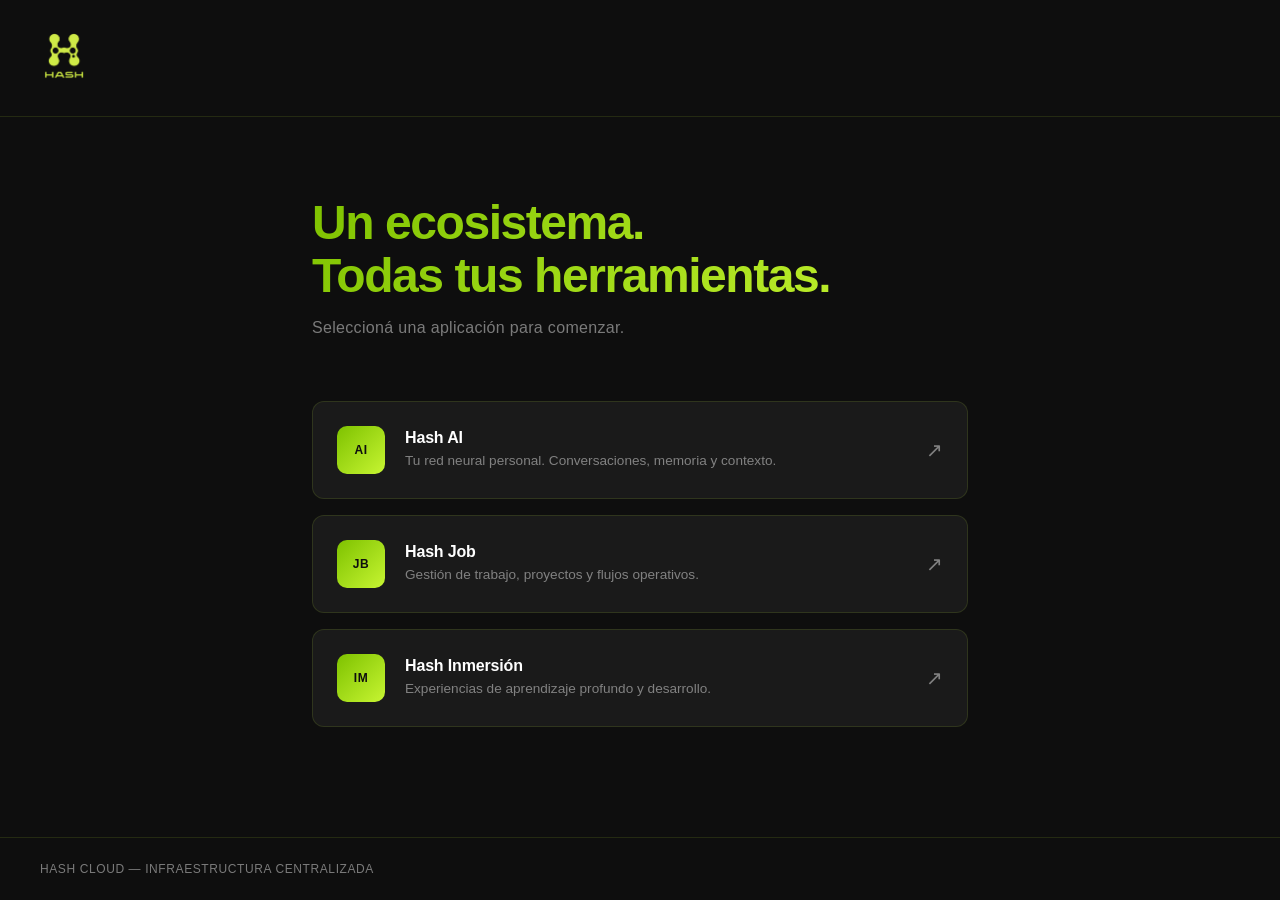
<file: hash-home/index.html>
<!DOCTYPE html>
<html lang="es">
<head>
  <meta charset="UTF-8" />
  <meta name="viewport" content="width=device-width, initial-scale=1.0" />
  <title>HASH — Ecosistema</title>
  <link rel="icon" type="image/png" href="assets/favicon.png" />
  <link rel="stylesheet" href="css/styles.css" />
</head>
<body>

  <header class="header">
    <img src="assets/logo_hash.png" alt="HASH" class="logo" />
  </header>

  <main class="main">
    <section class="hero">
      <h1 class="hero-title">Un ecosistema.<br>Todas tus herramientas.</h1>
      <p class="hero-sub">Seleccioná una aplicación para comenzar.</p>
    </section>

    <section class="apps">

      <a href="/ai" target="_blank" rel="noopener noreferrer" class="app-card">
        <div class="app-icon">AI</div>
        <div class="app-info">
          <span class="app-name">Hash AI</span>
          <span class="app-desc">Tu red neural personal. Conversaciones, memoria y contexto.</span>
        </div>
        <span class="app-arrow">↗</span>
      </a>

      <a href="/job" target="_blank" rel="noopener noreferrer" class="app-card">
        <div class="app-icon">JB</div>
        <div class="app-info">
          <span class="app-name">Hash Job</span>
          <span class="app-desc">Gestión de trabajo, proyectos y flujos operativos.</span>
        </div>
        <span class="app-arrow">↗</span>
      </a>

      <a href="/immersion" target="_blank" rel="noopener noreferrer" class="app-card">
        <div class="app-icon">IM</div>
        <div class="app-info">
          <span class="app-name">Hash Inmersión</span>
          <span class="app-desc">Experiencias de aprendizaje profundo y desarrollo.</span>
        </div>
        <span class="app-arrow">↗</span>
      </a>

    </section>
  </main>

  <footer class="footer">
    <span>HASH Cloud — Infraestructura centralizada</span>
  </footer>

  <script src="js/main.js"></script>
</body>
</html>
</file>
<file: hash-home/css/styles.css>
/* ── Variables ─────────────────────────────────── */
:root {
  --lime: #C7F532;
  --lime-dark: #7EC200;
  --black: #0E0E0E;
  --graphite: #1A1A1A;
  --surface: #141414;
  --border: rgba(199, 245, 50, 0.12);
  --text: #FFFFFF;
  --text-muted: rgba(255, 255, 255, 0.45);
  --gradient: linear-gradient(135deg, #7EC200, #C7F532);
}

/* ── Reset ─────────────────────────────────────── */
*, *::before, *::after { box-sizing: border-box; margin: 0; padding: 0; }

html { font-size: 16px; }

body {
  background-color: var(--black);
  color: var(--text);
  font-family: 'Helvetica Neue', Arial, sans-serif;
  min-height: 100vh;
  display: flex;
  flex-direction: column;
}

/* ── Header ────────────────────────────────────── */
.header {
  padding: 2rem 2.5rem;
  border-bottom: 1px solid var(--border);
}

.logo {
  height: 48px;
  width: auto;
}

/* ── Main ──────────────────────────────────────── */
.main {
  flex: 1;
  max-width: 720px;
  width: 100%;
  margin: 0 auto;
  padding: 5rem 2rem 4rem;
}

/* ── Hero ──────────────────────────────────────── */
.hero {
  margin-bottom: 4rem;
}

.hero-title {
  font-size: clamp(2rem, 5vw, 3rem);
  font-weight: 800;
  letter-spacing: -0.03em;
  line-height: 1.1;
  background: var(--gradient);
  -webkit-background-clip: text;
  -webkit-text-fill-color: transparent;
  background-clip: text;
  margin-bottom: 1rem;
}

.hero-sub {
  font-size: 1rem;
  color: var(--text-muted);
  letter-spacing: 0.02em;
}

/* ── App Cards ─────────────────────────────────── */
.apps {
  display: flex;
  flex-direction: column;
  gap: 1rem;
}

.app-card {
  display: flex;
  align-items: center;
  gap: 1.25rem;
  padding: 1.5rem;
  background: var(--graphite);
  border: 1px solid var(--border);
  border-radius: 12px;
  text-decoration: none;
  color: var(--text);
  transition: border-color 0.2s, background 0.2s;
}

.app-card:hover {
  border-color: var(--lime);
  background: var(--surface);
}

.app-card:hover .app-arrow {
  color: var(--lime);
  transform: translate(2px, -2px);
}

.app-icon {
  width: 48px;
  height: 48px;
  border-radius: 10px;
  background: var(--gradient);
  color: var(--black);
  font-weight: 900;
  font-size: 0.75rem;
  letter-spacing: 0.05em;
  display: flex;
  align-items: center;
  justify-content: center;
  flex-shrink: 0;
}

.app-info {
  flex: 1;
  display: flex;
  flex-direction: column;
  gap: 0.25rem;
}

.app-name {
  font-size: 1rem;
  font-weight: 700;
  letter-spacing: -0.01em;
}

.app-desc {
  font-size: 0.85rem;
  color: var(--text-muted);
  line-height: 1.4;
}

.app-arrow {
  font-size: 1.25rem;
  color: var(--text-muted);
  transition: color 0.2s, transform 0.2s;
  flex-shrink: 0;
}

/* ── Footer ────────────────────────────────────── */
.footer {
  padding: 1.5rem 2.5rem;
  border-top: 1px solid var(--border);
  font-size: 0.75rem;
  color: var(--text-muted);
  letter-spacing: 0.05em;
  text-transform: uppercase;
}

/* ── Mobile ────────────────────────────────────── */
@media (max-width: 480px) {
  .header { padding: 1.5rem; }
  .main { padding: 3rem 1.25rem 3rem; }
  .app-card { padding: 1.25rem; }
  .footer { padding: 1.25rem 1.5rem; }
}
</file>
